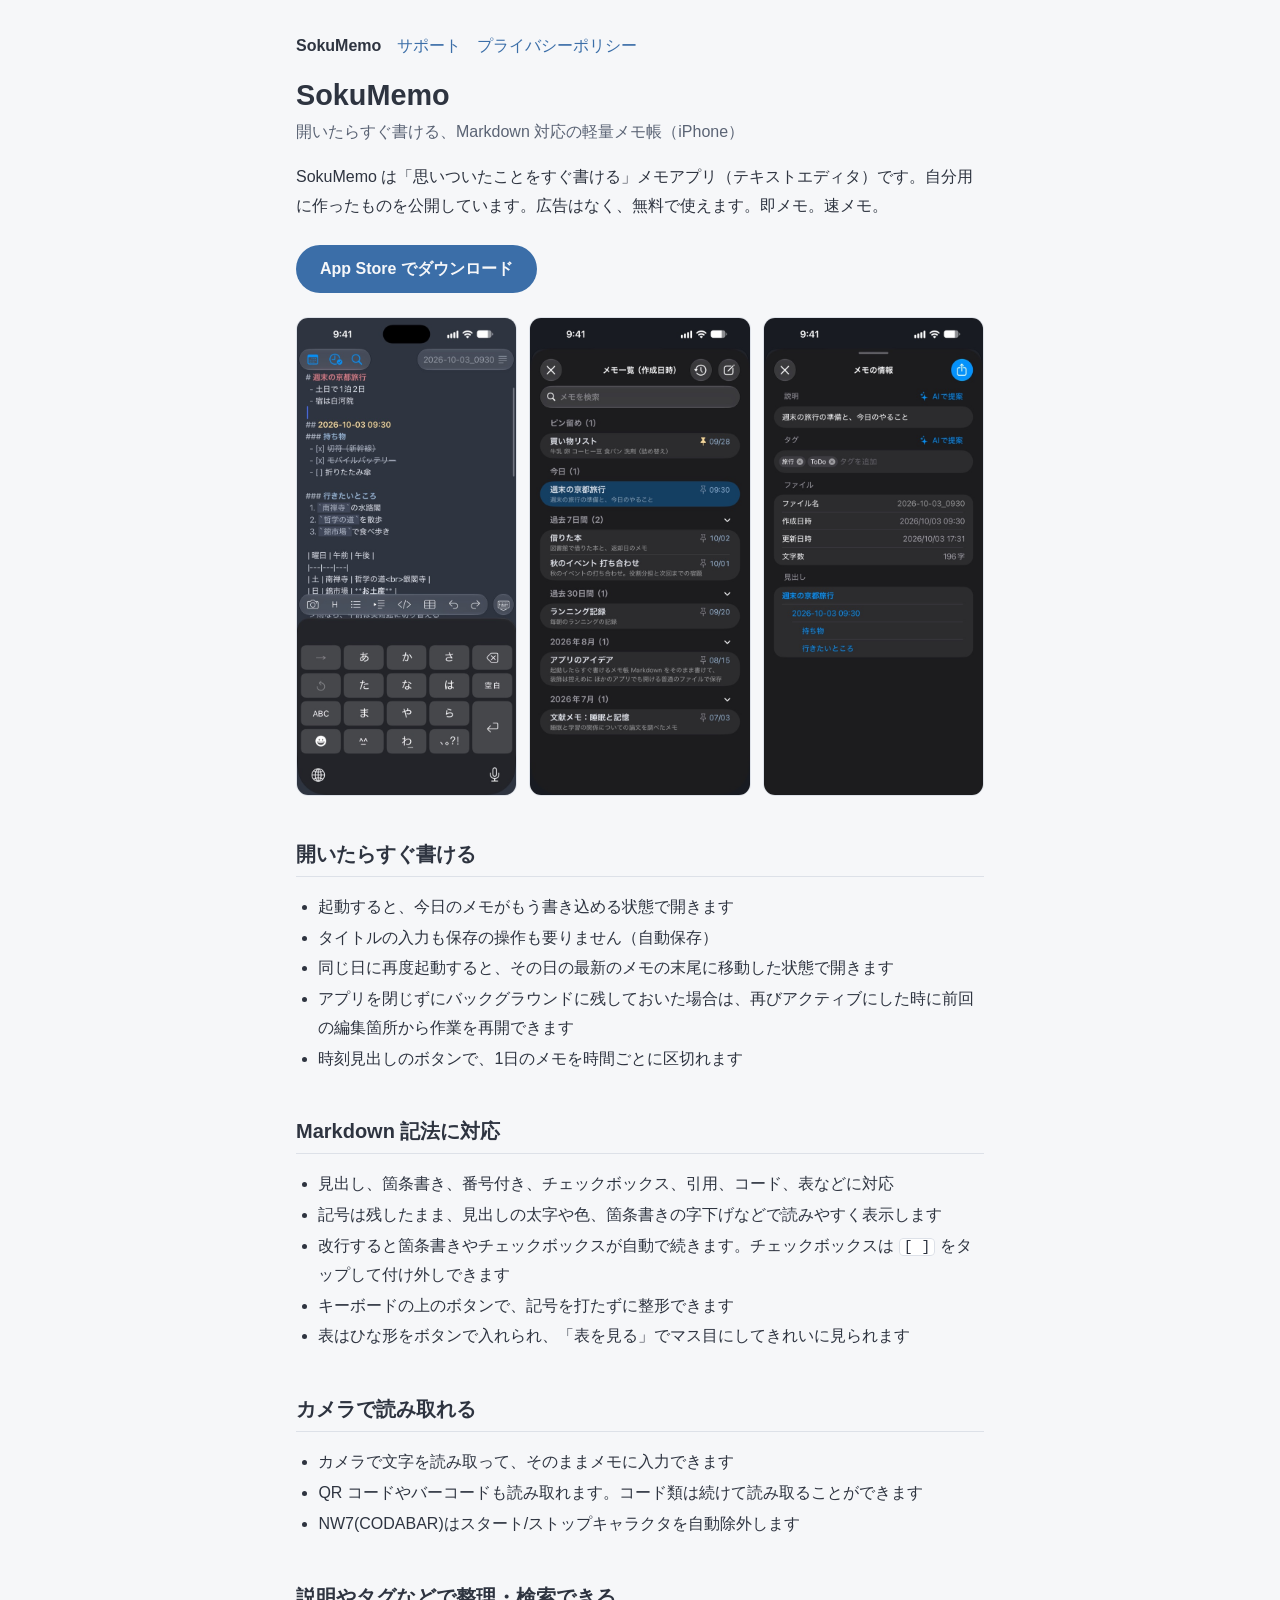
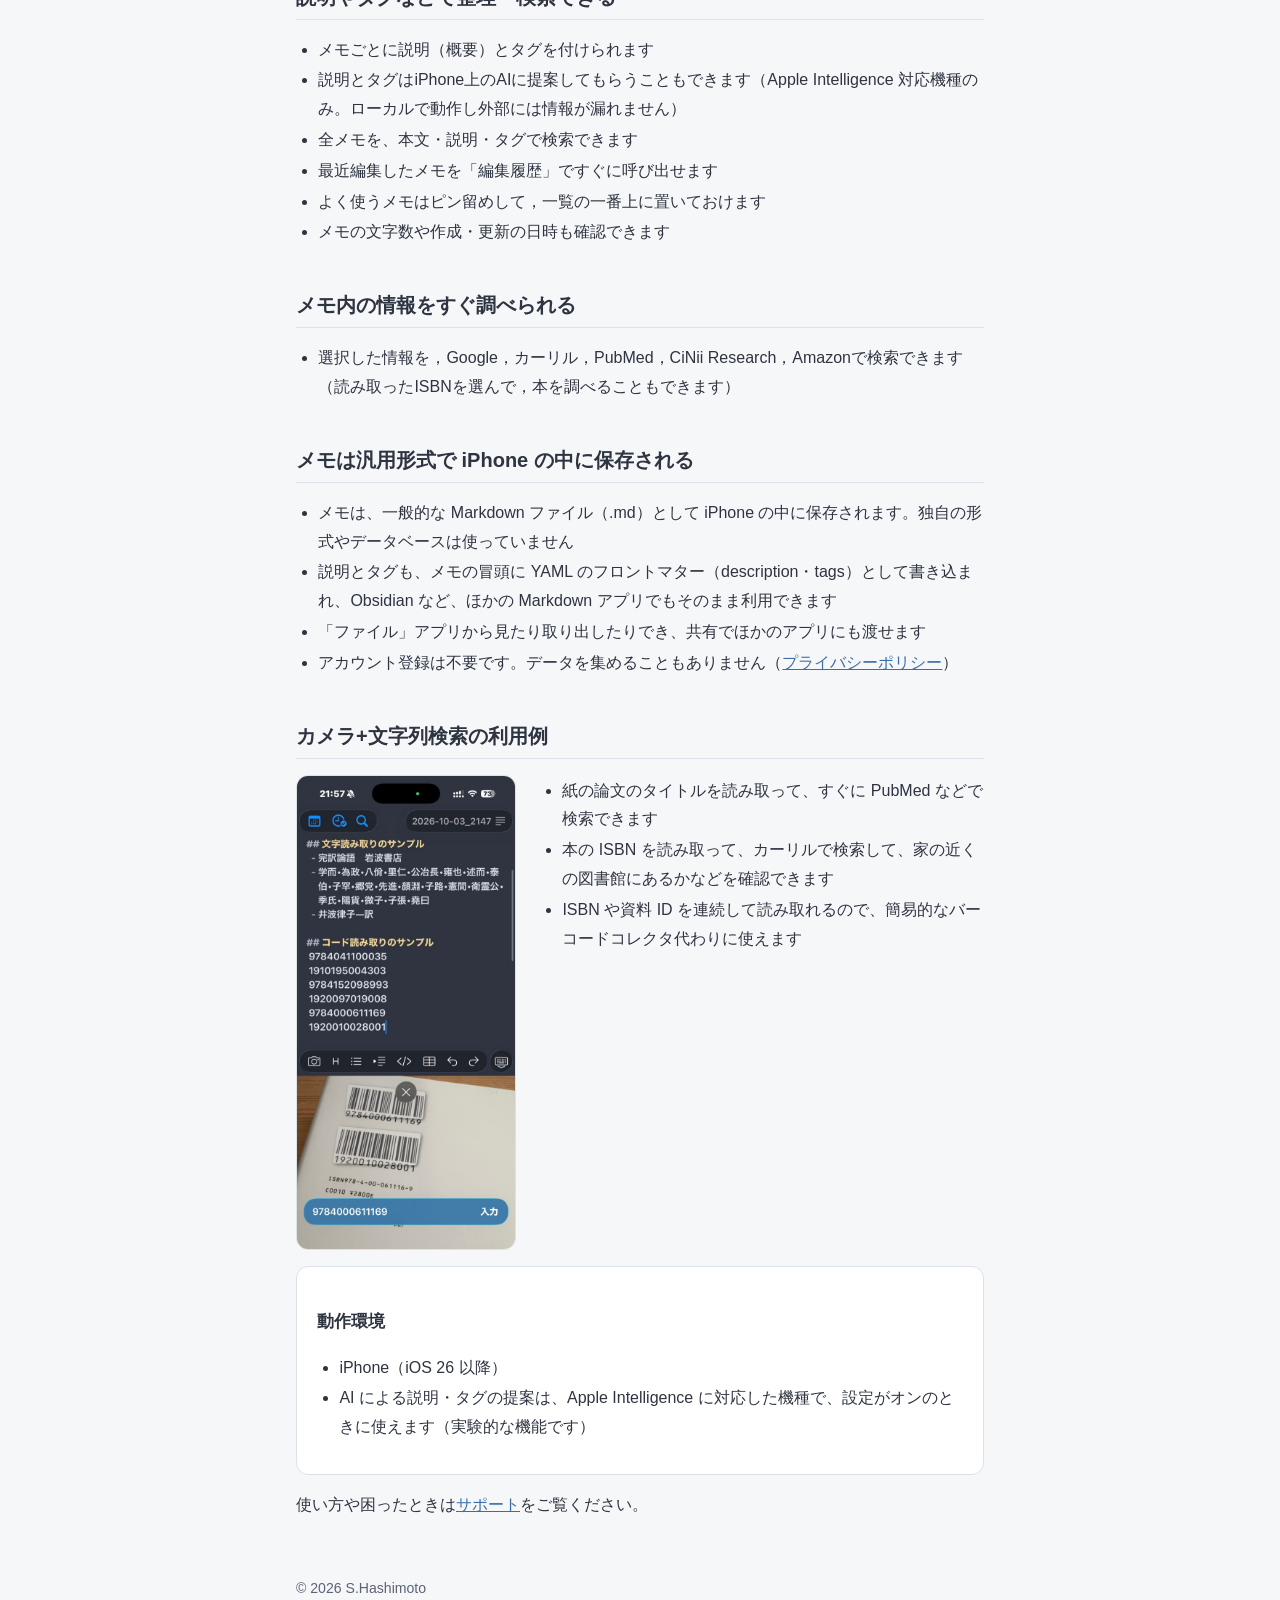
<file: index.html>
<!doctype html>
<html lang="ja">
<head>
  <meta charset="utf-8">
  <meta name="viewport" content="width=device-width, initial-scale=1">
  <title>SokuMemo</title>
  <meta name="description" content="SokuMemo は、開いたらすぐ書ける Markdown 対応のメモアプリ（iPhone）です。">
  <link rel="stylesheet" href="style.css">
</head>
<body>
  <header>
    <nav>
      <a href="index.html" aria-current="page">SokuMemo</a>
      <a href="support.html">サポート</a>
      <a href="privacy.html">プライバシーポリシー</a>
    </nav>
    <h1>SokuMemo</h1>
    <p class="lead">開いたらすぐ書ける、Markdown 対応の軽量メモ帳（iPhone）</p>
  </header>

  <main>
    <p>SokuMemo は「思いついたことをすぐ書ける」メモアプリ（テキストエディタ）です。自分用に作ったものを公開しています。広告はなく、無料で使えます。即メモ。速メモ。</p>
    <p class="store"><a class="button" href="https://apps.apple.com/jp/app/id6818786532">App Store でダウンロード</a></p>
    <div class="shots">
      <img src="images/01.jpg" width="600" height="1303" alt="エディタの画面。見出し、チェックボックス、番号付きの箇条書き、表を書いたメモと、キーボードの上の整形ボタン">
      <img src="images/03.jpg" width="600" height="1303" alt="メモ一覧の画面。ピン留め、今日、過去7日間などに分けて並んだメモ">
      <img src="images/02.jpg" width="600" height="1303" alt="メモの情報の画面。説明とタグ、ファイルの情報、見出しの一覧">
    </div>

    <h2>開いたらすぐ書ける</h2>
    <ul>
      <li>起動すると、今日のメモがもう書き込める状態で開きます</li>
      <li>タイトルの入力も保存の操作も要りません（自動保存）</li>
      <li>同じ日に再度起動すると、その日の最新のメモの末尾に移動した状態で開きます</li>
      <li>アプリを閉じずにバックグラウンドに残しておいた場合は、再びアクティブにした時に前回の編集箇所から作業を再開できます</li>
      <li>時刻見出しのボタンで、1日のメモを時間ごとに区切れます</li>
    </ul>

    <h2>Markdown 記法に対応</h2>
    <ul>
      <li>見出し、箇条書き、番号付き、チェックボックス、引用、コード、表などに対応</li>
      <li>記号は残したまま、見出しの太字や色、箇条書きの字下げなどで読みやすく表示します</li>
      <li>改行すると箇条書きやチェックボックスが自動で続きます。チェックボックスは <code>[ ]</code> をタップして付け外しできます</li>
      <li>キーボードの上のボタンで、記号を打たずに整形できます</li>
      <li>表はひな形をボタンで入れられ、「表を見る」でマス目にしてきれいに見られます</li>
    </ul>

    <h2>カメラで読み取れる</h2>
    <ul>
      <li>カメラで文字を読み取って、そのままメモに入力できます</li>
      <li>QR コードやバーコードも読み取れます。コード類は続けて読み取ることができます</li>
      <li>NW7(CODABAR)はスタート/ストップキャラクタを自動除外します</li>
    </ul>

    <h2>説明やタグなどで整理・検索できる</h2>
    <ul>
      <li>メモごとに説明（概要）とタグを付けられます</li>
      <li>説明とタグはiPhone上のAIに提案してもらうこともできます（Apple Intelligence 対応機種のみ。ローカルで動作し外部には情報が漏れません）</li>
      <li>全メモを、本文・説明・タグで検索できます</li>
      <li>最近編集したメモを「編集履歴」ですぐに呼び出せます</li>
      <li>よく使うメモはピン留めして，一覧の一番上に置いておけます</li>
      <li>メモの文字数や作成・更新の日時も確認できます</li>
    </ul>

    <h2>メモ内の情報をすぐ調べられる</h2>
    <ul>
      <li>選択した情報を，Google，カーリル，PubMed，CiNii Research，Amazonで検索できます（読み取ったISBNを選んで，本を調べることもできます）</li>
    </ul>

    <h2>メモは汎用形式で iPhone の中に保存される</h2>
    <ul>
      <li>メモは、一般的な Markdown ファイル（.md）として iPhone の中に保存されます。独自の形式やデータベースは使っていません</li>
      <li>説明とタグも、メモの冒頭に YAML のフロントマター（description・tags）として書き込まれ、Obsidian など、ほかの Markdown アプリでもそのまま利用できます</li>
      <li>「ファイル」アプリから見たり取り出したりでき、共有でほかのアプリにも渡せます</li>
      <li>アカウント登録は不要です。データを集めることもありません（<a href="privacy.html">プライバシーポリシー</a>）</li>
    </ul>

    <h2>カメラ+文字列検索の利用例</h2>
    <div class="feature">
      <img src="images/11.jpg" width="600" height="1304" alt="カメラでバーコードを読み取っている画面。読み取った ISBN などの番号が、メモに1行ずつ並んでいる">
      <ul>
        <li>紙の論文のタイトルを読み取って、すぐに PubMed などで検索できます</li>
        <li>本の ISBN を読み取って、カーリルで検索して、家の近くの図書館にあるかなどを確認できます</li>
        <li>ISBN や資料 ID を連続して読み取れるので、簡易的なバーコードコレクタ代わりに使えます</li>
      </ul>
    </div>

    <div class="card">
      <h3>動作環境</h3>
      <ul>
        <li>iPhone（iOS 26 以降）</li>
        <li>AI による説明・タグの提案は、Apple Intelligence に対応した機種で、設定がオンのときに使えます（実験的な機能です）</li>
      </ul>
    </div>

    <p>使い方や困ったときは<a href="support.html">サポート</a>をご覧ください。</p>
  </main>

  <footer>
    <p>© 2026 S.Hashimoto</p>
  </footer>
</body>
</html>
</file>
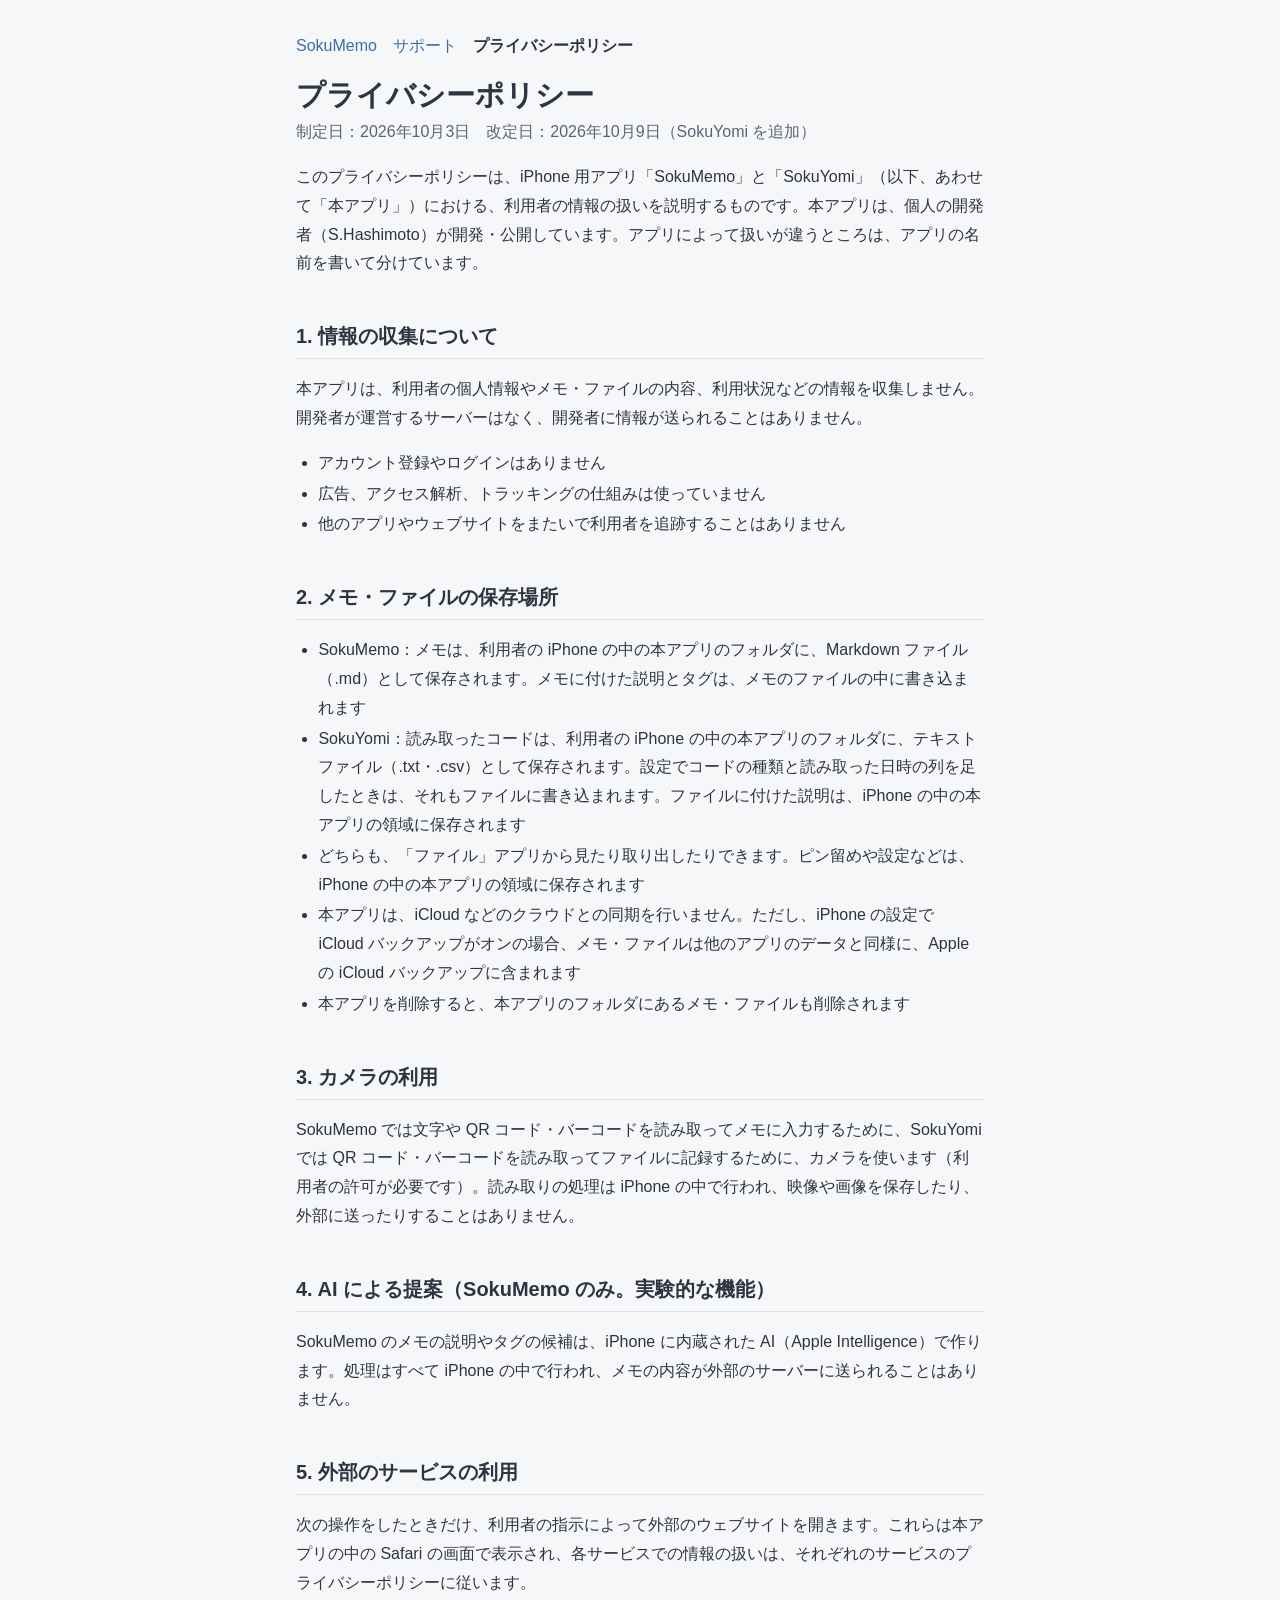
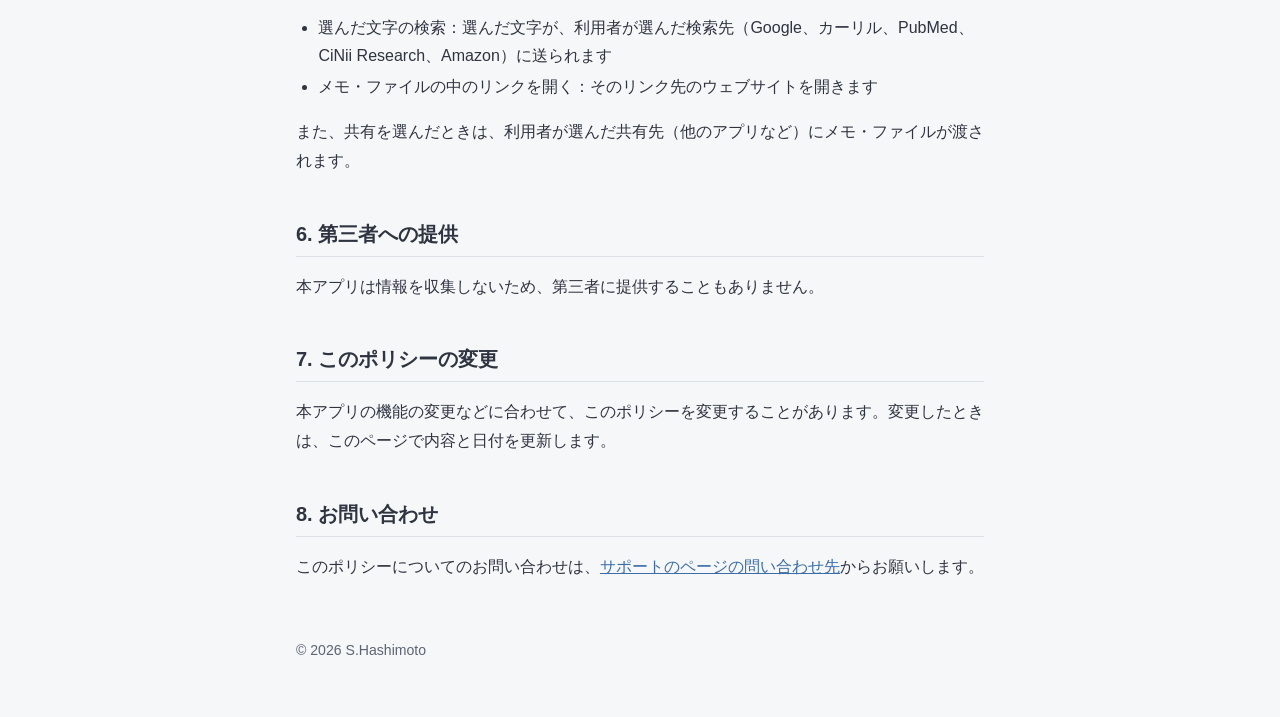
<file: privacy.html>
<!doctype html>
<html lang="ja">
<head>
  <meta charset="utf-8">
  <meta name="viewport" content="width=device-width, initial-scale=1">
  <title>プライバシーポリシー - SokuMemo・SokuYomi</title>
  <meta name="description" content="SokuMemo・SokuYomi のプライバシーポリシー">
  <link rel="stylesheet" href="style.css">
</head>
<body>
  <header>
    <nav>
      <a href="index.html">SokuMemo</a>
      <a href="support.html">サポート</a>
      <a href="privacy.html" aria-current="page">プライバシーポリシー</a>
    </nav>
    <h1>プライバシーポリシー</h1>
    <p class="lead">制定日：2026年10月3日　改定日：2026年10月9日（SokuYomi を追加）</p>
  </header>

  <main>
    <p>このプライバシーポリシーは、iPhone 用アプリ「SokuMemo」と「SokuYomi」（以下、あわせて「本アプリ」）における、利用者の情報の扱いを説明するものです。本アプリは、個人の開発者（S.Hashimoto）が開発・公開しています。アプリによって扱いが違うところは、アプリの名前を書いて分けています。</p>

    <h2>1. 情報の収集について</h2>
    <p>本アプリは、利用者の個人情報やメモ・ファイルの内容、利用状況などの情報を収集しません。開発者が運営するサーバーはなく、開発者に情報が送られることはありません。</p>
    <ul>
      <li>アカウント登録やログインはありません</li>
      <li>広告、アクセス解析、トラッキングの仕組みは使っていません</li>
      <li>他のアプリやウェブサイトをまたいで利用者を追跡することはありません</li>
    </ul>

    <h2>2. メモ・ファイルの保存場所</h2>
    <ul>
      <li>SokuMemo：メモは、利用者の iPhone の中の本アプリのフォルダに、Markdown ファイル（.md）として保存されます。メモに付けた説明とタグは、メモのファイルの中に書き込まれます</li>
      <li>SokuYomi：読み取ったコードは、利用者の iPhone の中の本アプリのフォルダに、テキストファイル（.txt・.csv）として保存されます。設定でコードの種類と読み取った日時の列を足したときは、それもファイルに書き込まれます。ファイルに付けた説明は、iPhone の中の本アプリの領域に保存されます</li>
      <li>どちらも、「ファイル」アプリから見たり取り出したりできます。ピン留めや設定などは、iPhone の中の本アプリの領域に保存されます</li>
      <li>本アプリは、iCloud などのクラウドとの同期を行いません。ただし、iPhone の設定で iCloud バックアップがオンの場合、メモ・ファイルは他のアプリのデータと同様に、Apple の iCloud バックアップに含まれます</li>
      <li>本アプリを削除すると、本アプリのフォルダにあるメモ・ファイルも削除されます</li>
    </ul>

    <h2>3. カメラの利用</h2>
    <p>SokuMemo では文字や QR コード・バーコードを読み取ってメモに入力するために、SokuYomi では QR コード・バーコードを読み取ってファイルに記録するために、カメラを使います（利用者の許可が必要です）。読み取りの処理は iPhone の中で行われ、映像や画像を保存したり、外部に送ったりすることはありません。</p>

    <h2>4. AI による提案（SokuMemo のみ。実験的な機能）</h2>
    <p>SokuMemo のメモの説明やタグの候補は、iPhone に内蔵された AI（Apple Intelligence）で作ります。処理はすべて iPhone の中で行われ、メモの内容が外部のサーバーに送られることはありません。</p>

    <h2>5. 外部のサービスの利用</h2>
    <p>次の操作をしたときだけ、利用者の指示によって外部のウェブサイトを開きます。これらは本アプリの中の Safari の画面で表示され、各サービスでの情報の扱いは、それぞれのサービスのプライバシーポリシーに従います。</p>
    <ul>
      <li>選んだ文字の検索：選んだ文字が、利用者が選んだ検索先（Google、カーリル、PubMed、CiNii Research、Amazon）に送られます</li>
      <li>メモ・ファイルの中のリンクを開く：そのリンク先のウェブサイトを開きます</li>
    </ul>
    <p>また、共有を選んだときは、利用者が選んだ共有先（他のアプリなど）にメモ・ファイルが渡されます。</p>

    <h2>6. 第三者への提供</h2>
    <p>本アプリは情報を収集しないため、第三者に提供することもありません。</p>

    <h2>7. このポリシーの変更</h2>
    <p>本アプリの機能の変更などに合わせて、このポリシーを変更することがあります。変更したときは、このページで内容と日付を更新します。</p>

    <h2>8. お問い合わせ</h2>
    <p>このポリシーについてのお問い合わせは、<a href="support.html#contact">サポートのページの問い合わせ先</a>からお願いします。</p>
  </main>

  <footer>
    <p>© 2026 S.Hashimoto</p>
  </footer>
</body>
</html>
</file>
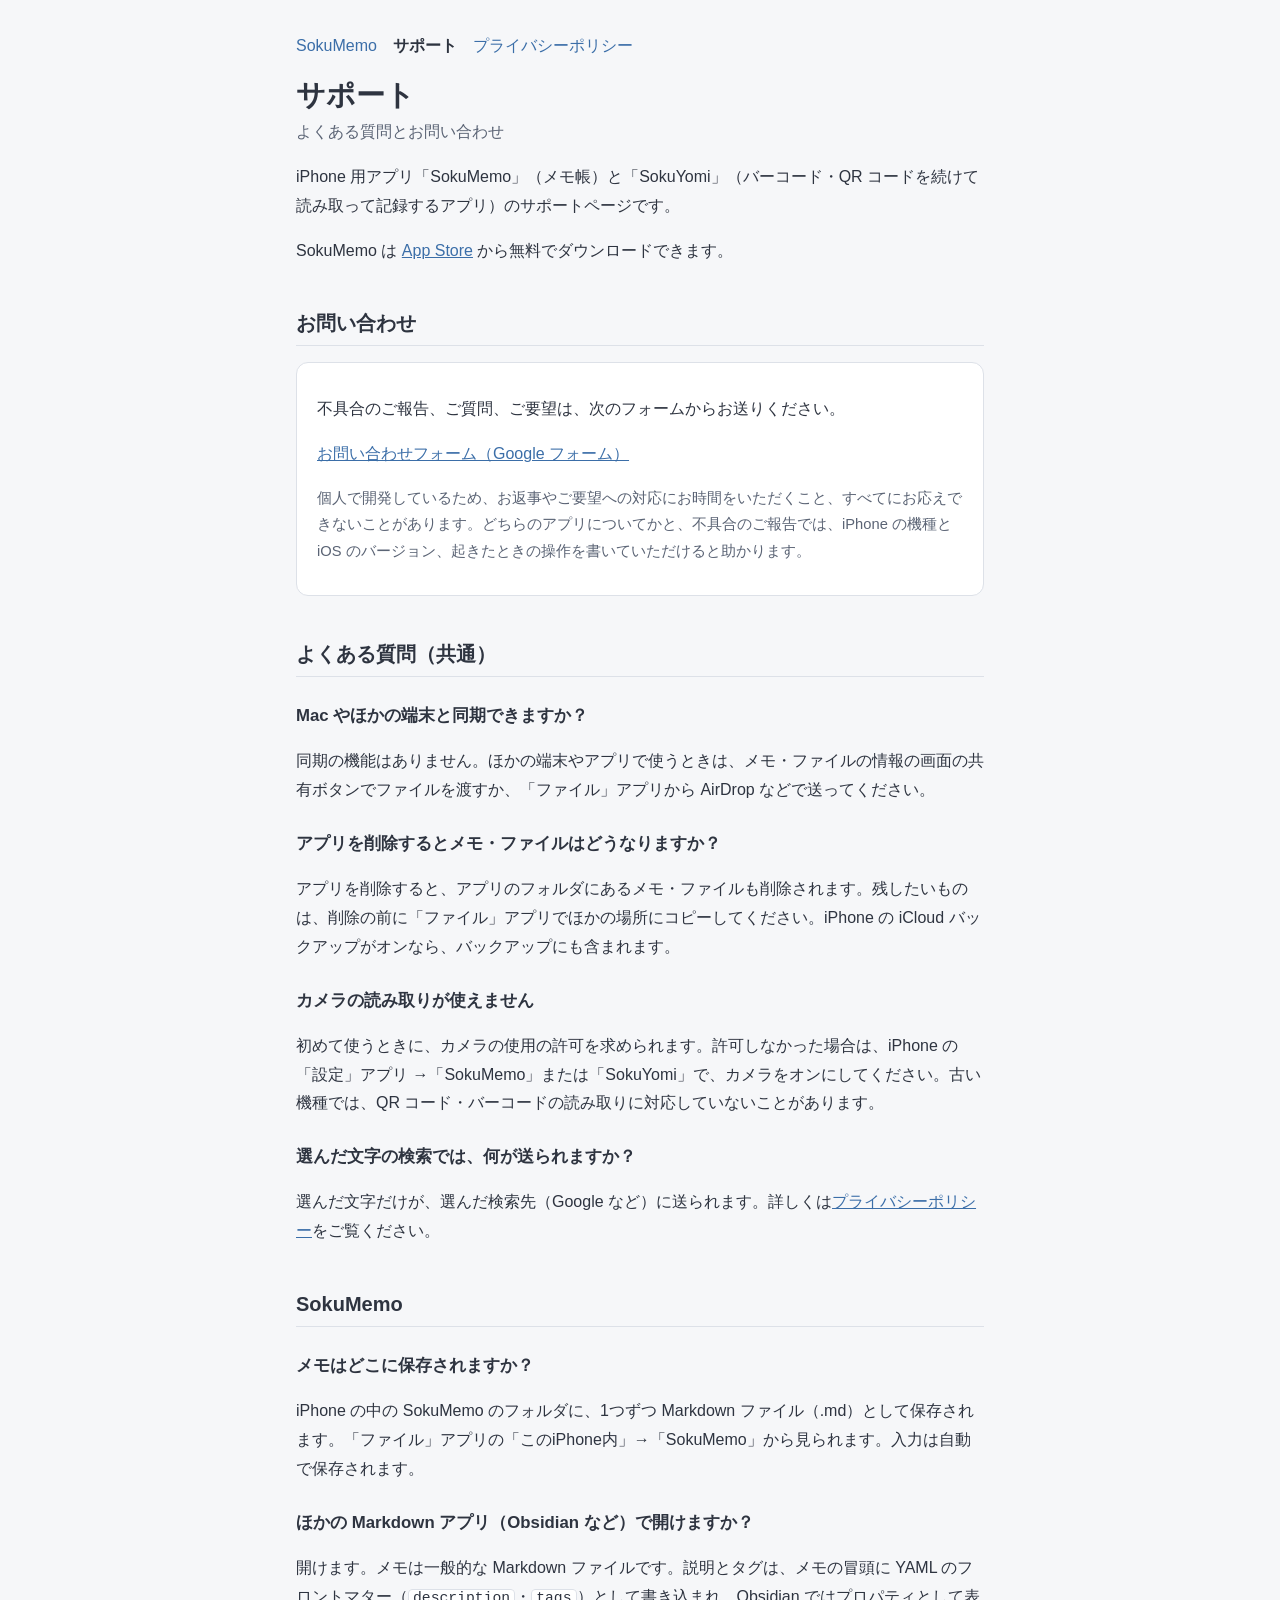
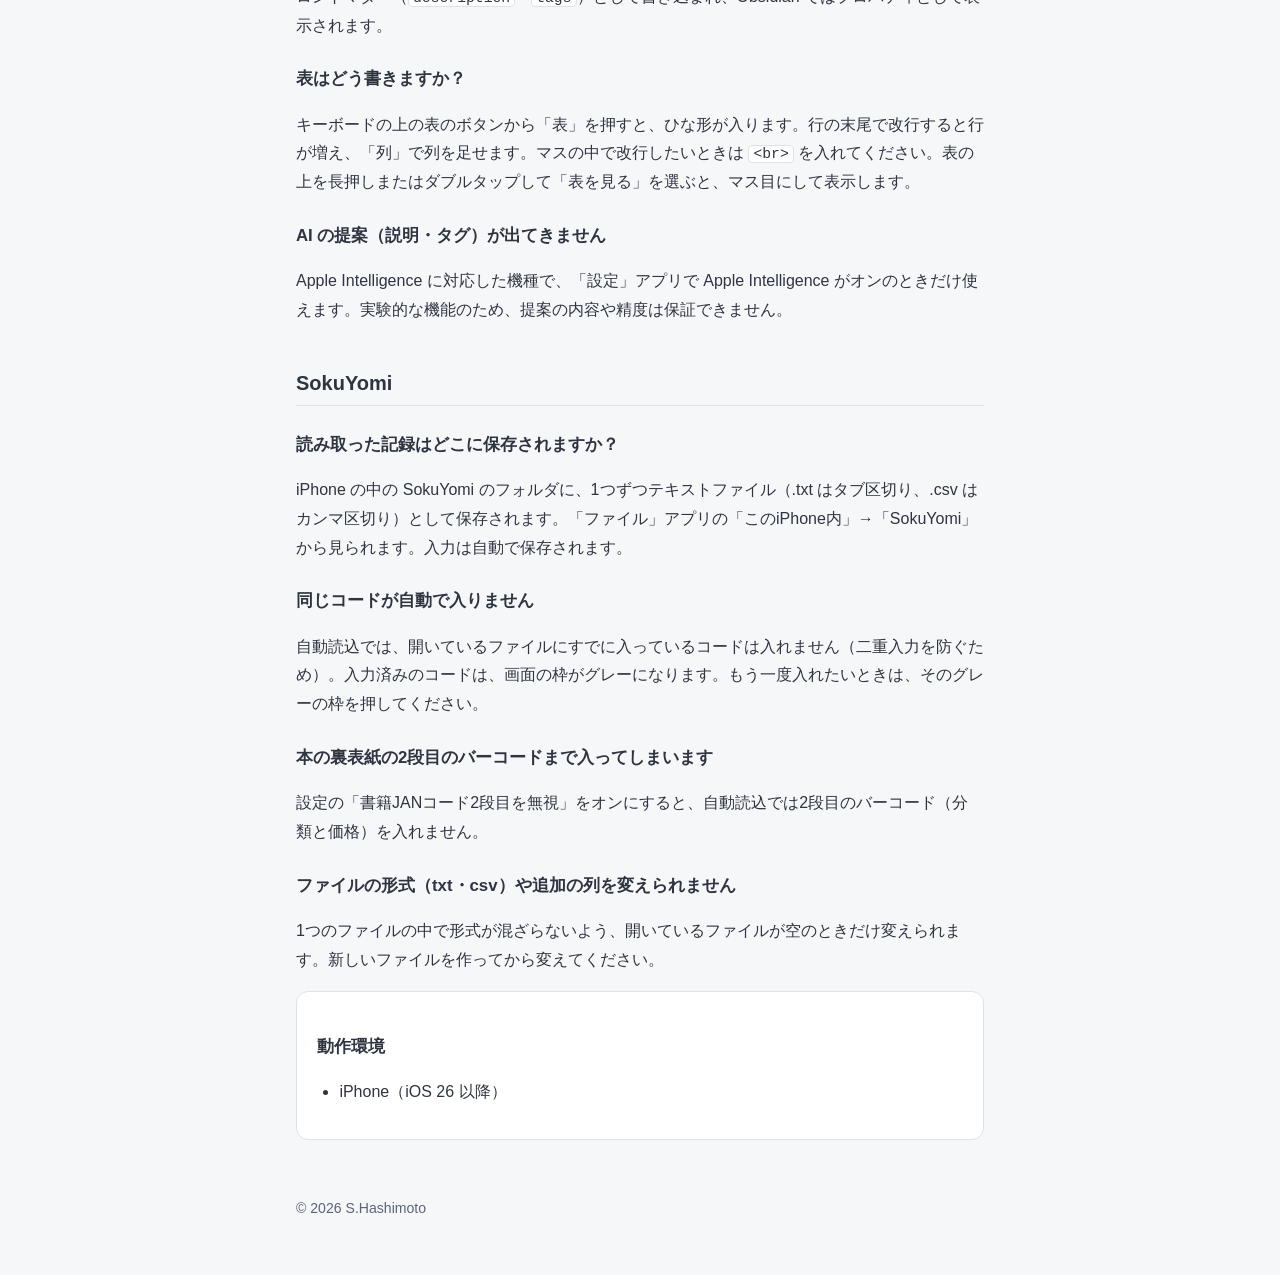
<file: support.html>
<!doctype html>
<html lang="ja">
<head>
  <meta charset="utf-8">
  <meta name="viewport" content="width=device-width, initial-scale=1">
  <title>サポート - SokuMemo・SokuYomi</title>
  <meta name="description" content="SokuMemo・SokuYomi のサポート（よくある質問とお問い合わせ）">
  <link rel="stylesheet" href="style.css">
</head>
<body>
  <header>
    <nav>
      <a href="index.html">SokuMemo</a>
      <a href="support.html" aria-current="page">サポート</a>
      <a href="privacy.html">プライバシーポリシー</a>
    </nav>
    <h1>サポート</h1>
    <p class="lead">よくある質問とお問い合わせ</p>
  </header>

  <main>
    <p>iPhone 用アプリ「SokuMemo」（メモ帳）と「SokuYomi」（バーコード・QR コードを続けて読み取って記録するアプリ）のサポートページです。</p>
    <p>SokuMemo は <a href="https://apps.apple.com/jp/app/id6818786532">App Store</a> から無料でダウンロードできます。</p>

    <h2 id="contact">お問い合わせ</h2>
    <div class="card">
      <p>不具合のご報告、ご質問、ご要望は、次のフォームからお送りください。</p>
      <p><a href="https://forms.gle/UMoFKmcNGFbJHumw8">お問い合わせフォーム（Google フォーム）</a></p>
      <p class="note">個人で開発しているため、お返事やご要望への対応にお時間をいただくこと、すべてにお応えできないことがあります。どちらのアプリについてかと、不具合のご報告では、iPhone の機種と iOS のバージョン、起きたときの操作を書いていただけると助かります。</p>
    </div>

    <h2>よくある質問（共通）</h2>

    <h3>Mac やほかの端末と同期できますか？</h3>
    <p>同期の機能はありません。ほかの端末やアプリで使うときは、メモ・ファイルの情報の画面の共有ボタンでファイルを渡すか、「ファイル」アプリから AirDrop などで送ってください。</p>

    <h3>アプリを削除するとメモ・ファイルはどうなりますか？</h3>
    <p>アプリを削除すると、アプリのフォルダにあるメモ・ファイルも削除されます。残したいものは、削除の前に「ファイル」アプリでほかの場所にコピーしてください。iPhone の iCloud バックアップがオンなら、バックアップにも含まれます。</p>

    <h3>カメラの読み取りが使えません</h3>
    <p>初めて使うときに、カメラの使用の許可を求められます。許可しなかった場合は、iPhone の「設定」アプリ →「SokuMemo」または「SokuYomi」で、カメラをオンにしてください。古い機種では、QR コード・バーコードの読み取りに対応していないことがあります。</p>

    <h3>選んだ文字の検索では、何が送られますか？</h3>
    <p>選んだ文字だけが、選んだ検索先（Google など）に送られます。詳しくは<a href="privacy.html">プライバシーポリシー</a>をご覧ください。</p>

    <h2>SokuMemo</h2>

    <h3>メモはどこに保存されますか？</h3>
    <p>iPhone の中の SokuMemo のフォルダに、1つずつ Markdown ファイル（.md）として保存されます。「ファイル」アプリの「このiPhone内」→「SokuMemo」から見られます。入力は自動で保存されます。</p>

    <h3>ほかの Markdown アプリ（Obsidian など）で開けますか？</h3>
    <p>開けます。メモは一般的な Markdown ファイルです。説明とタグは、メモの冒頭に YAML のフロントマター（<code>description</code>・<code>tags</code>）として書き込まれ、Obsidian ではプロパティとして表示されます。</p>

    <h3>表はどう書きますか？</h3>
    <p>キーボードの上の表のボタンから「表」を押すと、ひな形が入ります。行の末尾で改行すると行が増え、「列」で列を足せます。マスの中で改行したいときは <code>&lt;br&gt;</code> を入れてください。表の上を長押しまたはダブルタップして「表を見る」を選ぶと、マス目にして表示します。</p>

    <h3>AI の提案（説明・タグ）が出てきません</h3>
    <p>Apple Intelligence に対応した機種で、「設定」アプリで Apple Intelligence がオンのときだけ使えます。実験的な機能のため、提案の内容や精度は保証できません。</p>

    <h2>SokuYomi</h2>

    <h3>読み取った記録はどこに保存されますか？</h3>
    <p>iPhone の中の SokuYomi のフォルダに、1つずつテキストファイル（.txt はタブ区切り、.csv はカンマ区切り）として保存されます。「ファイル」アプリの「このiPhone内」→「SokuYomi」から見られます。入力は自動で保存されます。</p>

    <h3>同じコードが自動で入りません</h3>
    <p>自動読込では、開いているファイルにすでに入っているコードは入れません（二重入力を防ぐため）。入力済みのコードは、画面の枠がグレーになります。もう一度入れたいときは、そのグレーの枠を押してください。</p>

    <h3>本の裏表紙の2段目のバーコードまで入ってしまいます</h3>
    <p>設定の「書籍JANコード2段目を無視」をオンにすると、自動読込では2段目のバーコード（分類と価格）を入れません。</p>

    <h3>ファイルの形式（txt・csv）や追加の列を変えられません</h3>
    <p>1つのファイルの中で形式が混ざらないよう、開いているファイルが空のときだけ変えられます。新しいファイルを作ってから変えてください。</p>

    <div class="card">
      <h3>動作環境</h3>
      <ul>
        <li>iPhone（iOS 26 以降）</li>
      </ul>
    </div>
  </main>

  <footer>
    <p>© 2026 S.Hashimoto</p>
  </footer>
</body>
</html>
</file>
<file: style.css>
:root {
  --bg: #f6f7f9;
  --surface: #ffffff;
  --text: #2e3440;
  --muted: #5b6475;
  --accent: #3b6ea8;
  --border: #dde1e8;
}

@media (prefers-color-scheme: dark) {
  :root {
    --bg: #2e3440;
    --surface: #3b4252;
    --text: #dee2e9;
    --muted: #abb3c1;
    --accent: #95b4d4;
    --border: #4c566a;
  }
}

* { box-sizing: border-box; }

body {
  margin: 0;
  background: var(--bg);
  color: var(--text);
  font-family: -apple-system, BlinkMacSystemFont, "Hiragino Sans", "Hiragino Kaku Gothic ProN", "Noto Sans JP", sans-serif;
  line-height: 1.8;
}

header, main, footer {
  max-width: 720px;
  margin: 0 auto;
  padding: 0 16px;
}

header { padding-top: 32px; }

nav {
  display: flex;
  flex-wrap: wrap;
  gap: 4px 16px;
  margin-bottom: 8px;
}

nav a { color: var(--accent); text-decoration: none; }
nav a[aria-current="page"] { color: var(--text); font-weight: 600; }

h1 { font-size: 1.8rem; line-height: 1.3; margin: 16px 0 4px; }
h2 { font-size: 1.25rem; margin: 40px 0 8px; padding-bottom: 4px; border-bottom: 1px solid var(--border); }
h3 { font-size: 1.05rem; margin: 24px 0 4px; }

.lead { color: var(--muted); margin-top: 0; }

a { color: var(--accent); }

ul { padding-left: 1.4em; }
li { margin: 2px 0; }

.card {
  background: var(--surface);
  border: 1px solid var(--border);
  border-radius: 12px;
  padding: 16px 20px;
  margin: 16px 0;
}

.store { margin: 24px 0; }

.button {
  display: inline-block;
  padding: 10px 24px;
  border-radius: 999px;
  background: var(--accent);
  color: var(--bg);
  font-weight: 600;
  text-decoration: none;
}

.shots {
  display: grid;
  grid-template-columns: repeat(3, 1fr);
  gap: 12px;
  margin: 24px 0;
}

.shots img {
  width: 100%;
  height: auto;
  border: 1px solid var(--border);
  border-radius: 12px;
}

/* 狭い画面では、画像を大きめにして横にスクロールさせる */
@media (max-width: 600px) {
  .shots {
    grid-template-columns: none;
    grid-auto-flow: column;
    grid-auto-columns: 62%;
    overflow-x: auto;
    scroll-snap-type: x mandatory;
    margin: 24px -16px;
    padding: 0 16px 8px;
    scroll-padding: 0 16px;
  }

  .shots img { scroll-snap-align: start; }
}

/* 画像を左、箇条書きを右に置く。狭い画面では縦に積む */
.feature {
  display: flex;
  align-items: flex-start;
  gap: 24px;
  margin: 16px 0;
}

.feature img {
  flex: 0 0 220px;
  width: 220px;
  height: auto;
  border: 1px solid var(--border);
  border-radius: 12px;
}

.feature ul { margin: 0; }

@media (max-width: 600px) {
  .feature { flex-direction: column; }
  .feature img { flex: none; width: 62%; align-self: center; }
}

.note { color: var(--muted); font-size: 0.92rem; }

code {
  font-family: ui-monospace, SFMono-Regular, Menlo, monospace;
  font-size: 0.92em;
  background: var(--surface);
  border: 1px solid var(--border);
  border-radius: 4px;
  padding: 0 4px;
}

footer {
  margin-top: 56px;
  padding-bottom: 40px;
  color: var(--muted);
  font-size: 0.88rem;
}
</file>
